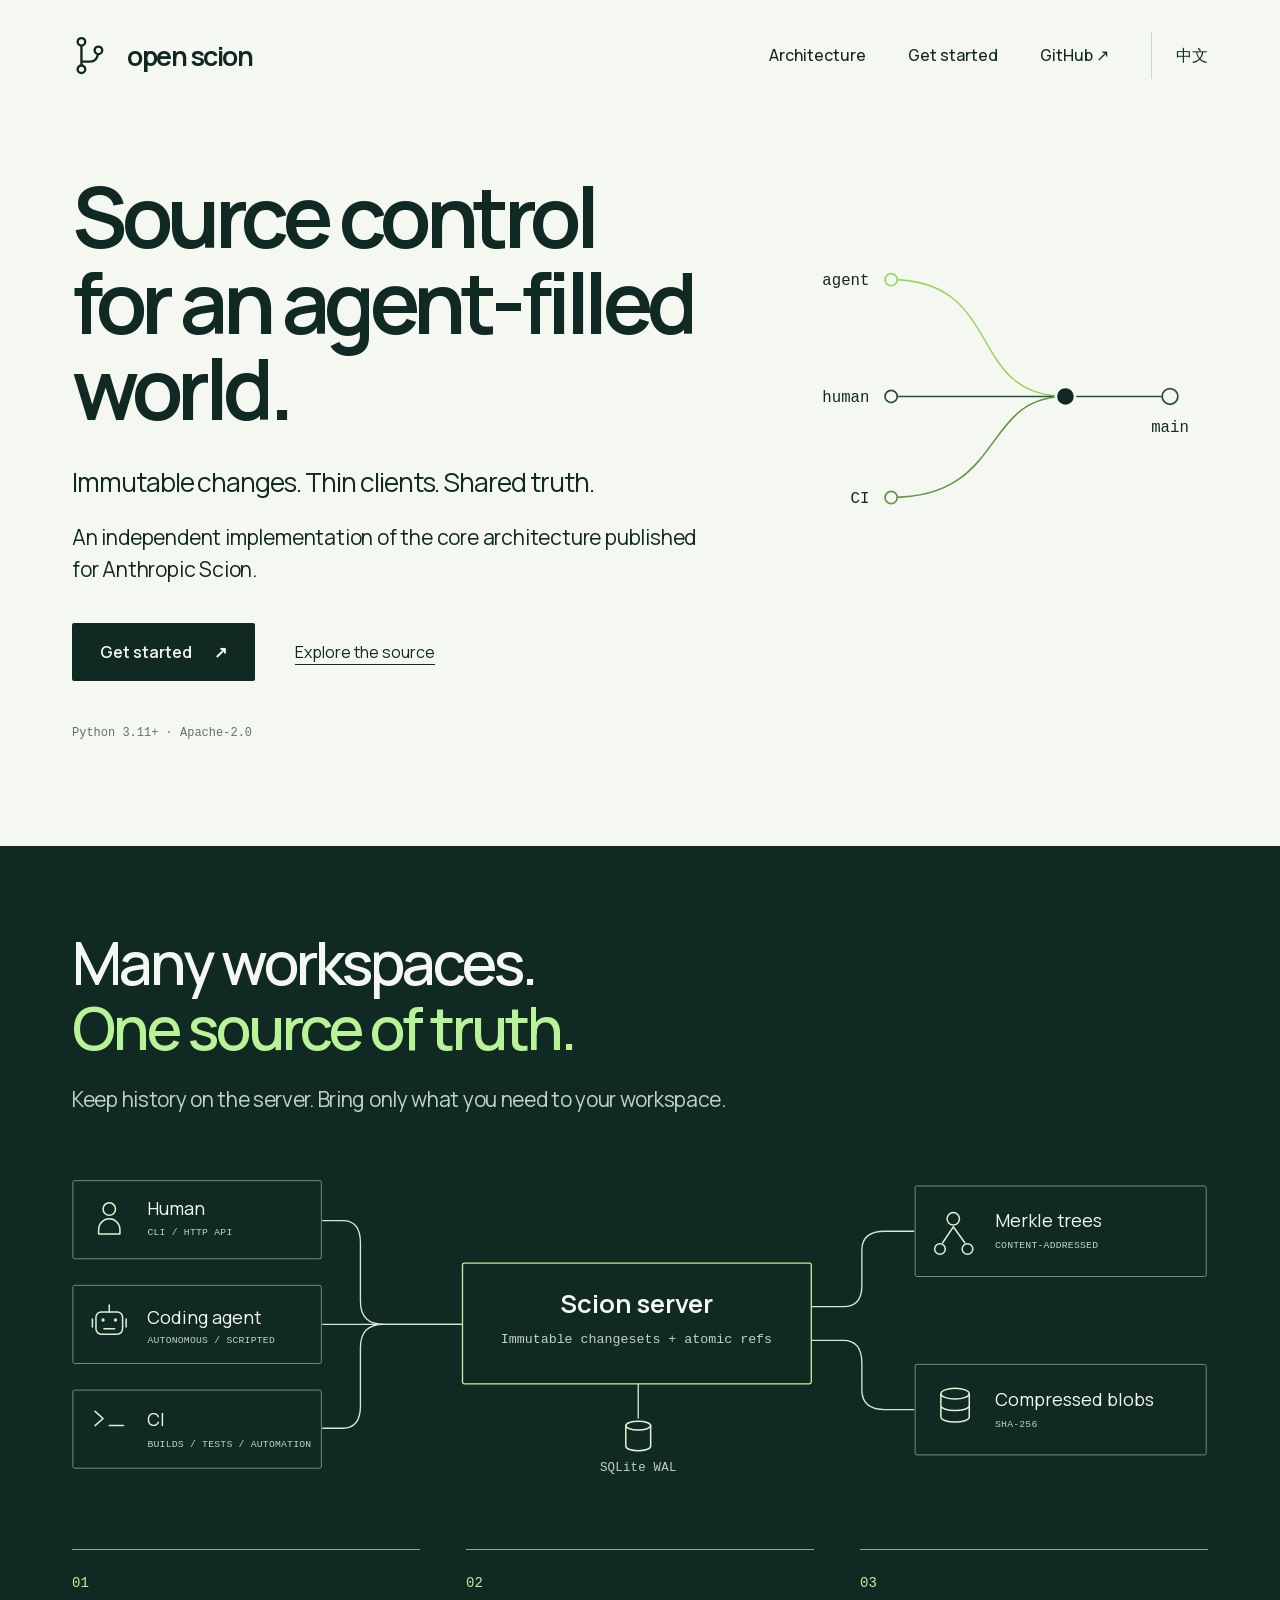
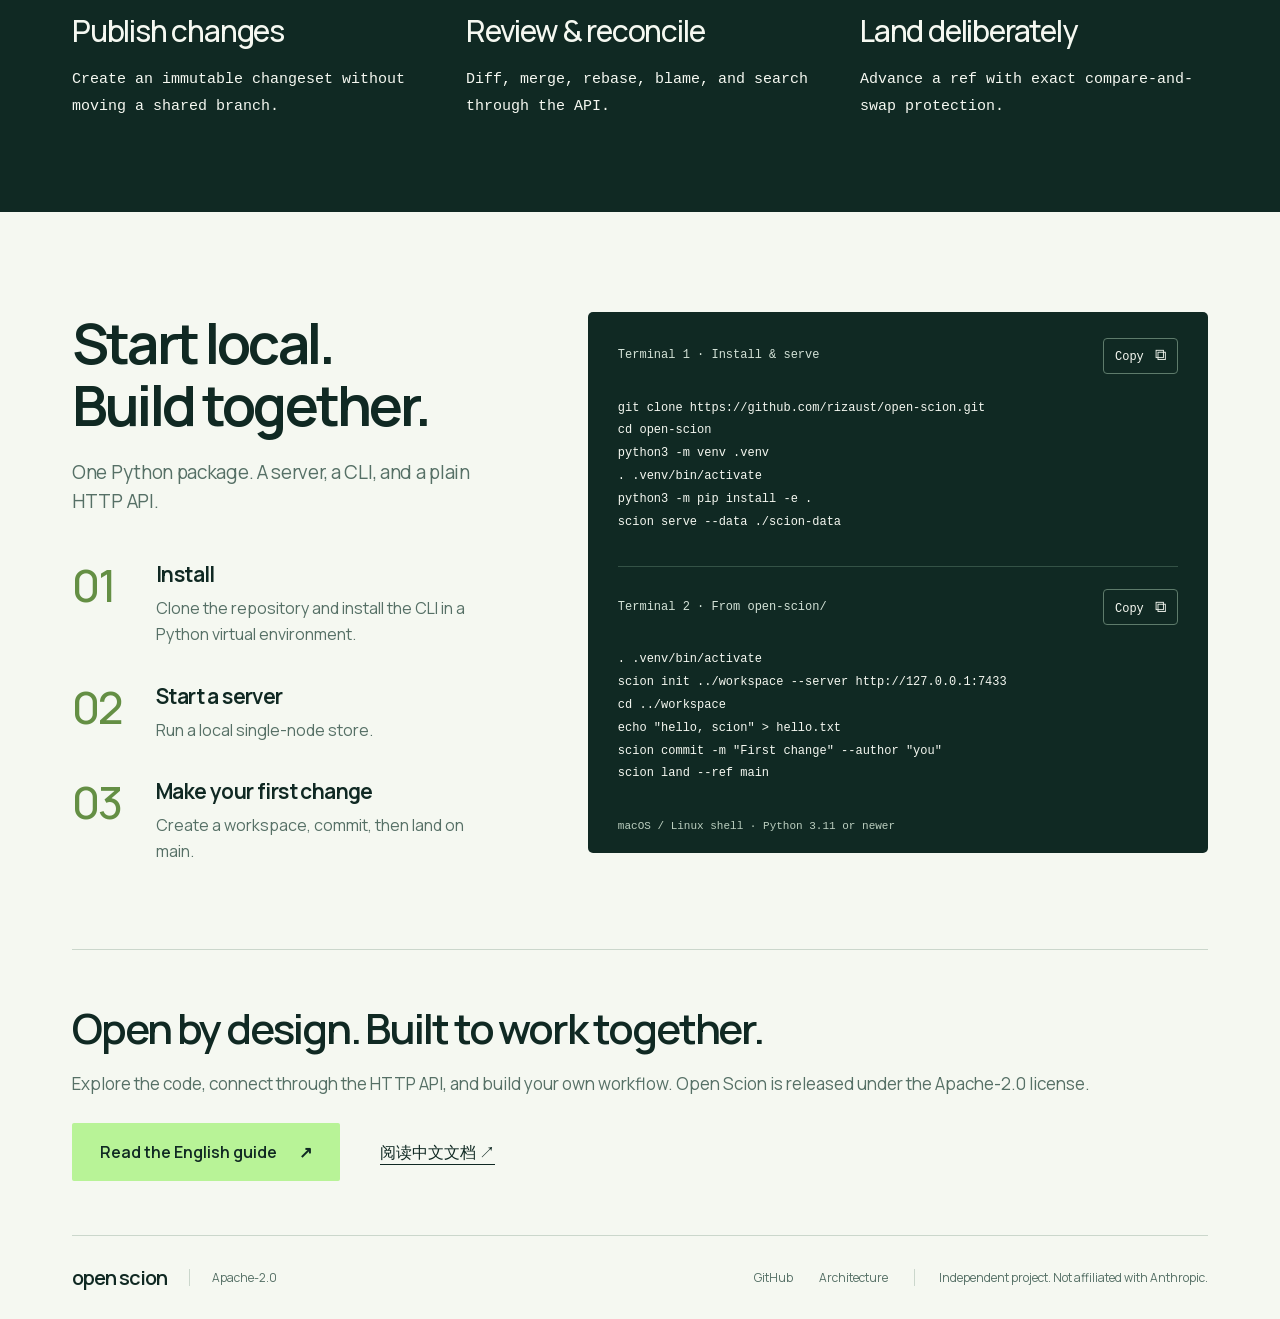
<file: site/index.html>
<!doctype html>
<html lang="en">
  <head>
    <meta charset="utf-8" />
    <meta name="viewport" content="width=device-width, initial-scale=1" />
    <meta name="theme-color" content="#102923" />
    <meta
      name="description"
      content="Open Scion is independent, server-first source control for humans, coding agents, and CI. Immutable changesets, thin workspaces, and atomic refs. Built with Python, SQLite WAL, and content-addressed storage."
    />
    <meta
      property="og:title"
      content="Open Scion — Source control for an agent-filled world"
    />
    <meta
      property="og:description"
      content="Immutable changes. Thin clients. Shared truth. Independent, open-source source control for humans, coding agents, and CI."
    />
    <meta property="og:type" content="website" />
    <meta property="og:url" content="https://rizaust.github.io/open-scion/" />
    <title>Open Scion — Source control for an agent-filled world</title>
    <link
      rel="alternate"
      hreflang="en"
      href="https://rizaust.github.io/open-scion/"
    />
    <link
      rel="alternate"
      hreflang="zh-CN"
      href="https://rizaust.github.io/open-scion/zh.html"
    />
    <link rel="icon" type="image/svg+xml" href="assets/icon.svg" />
    <link rel="stylesheet" href="style.css" />
    <script src="main.js" defer></script>
  </head>
  <body>
    <a class="skip-link" href="#main">Skip to content</a>
    <header class="site-header wrap">
      <a href="#" class="brand" aria-label="Open Scion home">
        <svg viewBox="0 0 36 44" aria-hidden="true">
          <path d="M10 8v28M10 28h9c7 0 9-7 9-11" />
          <circle cx="10" cy="7" r="4" />
          <circle cx="10" cy="36" r="4" />
          <circle cx="28" cy="16" r="4" />
        </svg>
        <span>open scion</span>
      </a>
      <nav aria-label="Main navigation">
        <a href="#architecture">Architecture</a>
        <a href="#get-started">Get started</a>
        <a href="https://github.com/rizaust/open-scion"
          >GitHub <span aria-hidden="true">↗</span></a
        >
        <a
          class="language-link"
          href="zh.html"
          lang="zh-CN"
          hreflang="zh-CN"
          aria-label="切换到中文页面"
          >中文</a
        >
      </nav>
    </header>
    <main id="main">
      <section class="hero wrap" aria-labelledby="hero-title">
        <div class="hero-copy">
          <h1 id="hero-title">
            Source control<br />for an agent-filled<br />world.
          </h1>
          <p class="hero-lead">
            Immutable changes. Thin clients. Shared truth.
          </p>
          <p class="hero-description">
            An independent implementation of the core architecture published for
            Anthropic Scion.
          </p>
          <div class="actions">
            <a class="button button-dark" href="#get-started"
              >Get started <span aria-hidden="true">↗</span></a
            >
            <a class="text-link" href="https://github.com/rizaust/open-scion"
              >Explore the source</a
            >
          </div>
          <p class="hero-note">Python 3.11+ · Apache-2.0</p>
        </div>
        <svg
          class="hero-graph"
          viewBox="0 0 470 380"
          role="img"
          aria-labelledby="hero-graph-title hero-graph-desc"
        >
          <title id="hero-graph-title">
            Many contributors, one shared branch
          </title>
          <desc id="hero-graph-desc">
            Independent changes from an agent, a human, and CI converge onto
            main.
          </desc>
          <g class="graph-lines" fill="none" stroke-width="1.8">
            <path class="branch-agent" d="M100 65C230 65 186 199 300 199" />
            <path d="M100 199H420" />
            <path class="branch-ci" d="M100 315C232 315 203 199 300 199" />
          </g>
          <g class="graph-nodes" stroke-width="2">
            <circle class="node-agent" cx="100" cy="65" r="7" />
            <circle cx="100" cy="199" r="7" />
            <circle class="node-ci" cx="100" cy="315" r="7" />
            <circle class="node-merge" cx="300" cy="199" r="11" />
            <circle cx="420" cy="199" r="9" />
          </g>
          <g class="graph-labels">
            <text x="75" y="71" text-anchor="end">agent</text>
            <text x="75" y="205" text-anchor="end">human</text>
            <text x="75" y="321" text-anchor="end">CI</text>
            <text x="420" y="240" text-anchor="middle">main</text>
          </g>
        </svg>
      </section>
      <section
        id="architecture"
        class="architecture"
        aria-labelledby="architecture-title"
      >
        <div class="wrap section-wrap">
          <h2 id="architecture-title">
            Many workspaces.<br /><span>One source of truth.</span>
          </h2>
          <p class="section-intro">
            Keep history on the server. Bring only what you need to your
            workspace.
          </p>
          <div
            class="architecture-visual"
            role="img"
            aria-label="Humans, coding agents, and CI use a Scion server. The server stores immutable changesets and atomic refs in SQLite WAL, with content-addressed Merkle trees and SHA-256 compressed blobs."
          >
            <svg
              class="architecture-diagram"
              viewBox="0 0 1280 350"
              aria-hidden="true"
            >
              <g class="diagram-links" fill="none" stroke-width="1.5">
                <path d="M282 57H305Q325 57 325 82V148Q325 174 351 174H440" />
                <path d="M282 174H440" />
                <path d="M282 291H305Q325 291 325 266V200Q325 174 351 174" />
                <path d="M833 154H869Q890 154 890 130V90Q890 69 916 69H949" />
                <path
                  d="M833 192H869Q890 192 890 218V248Q890 270 916 270H949"
                />
                <path d="M638 241V280" />
              </g>
              <g class="diagram-boxes" fill="none" stroke-width="1">
                <rect x="1" y="12" width="280" height="88" rx="2" />
                <rect x="1" y="130" width="280" height="88" rx="2" />
                <rect x="1" y="248" width="280" height="88" rx="2" />
                <rect
                  class="server-box"
                  x="440"
                  y="105"
                  width="393"
                  height="136"
                  rx="2"
                />
                <rect x="950" y="18" width="328" height="102" rx="2" />
                <rect x="950" y="219" width="328" height="102" rx="2" />
              </g>
              <g
                class="diagram-icons"
                fill="none"
                stroke-width="1.7"
                stroke-linecap="round"
                stroke-linejoin="round"
              >
                <circle cx="42" cy="44" r="7" />
                <path d="M30 72v-5a12 12 0 0 1 24 0v5z" />
                <rect x="27" y="160" width="30" height="25" rx="6" />
                <path d="M42 160v-8M23 168v9M61 168v9M36 179h12" />
                <circle cx="35" cy="169" r="1" />
                <circle cx="49" cy="169" r="1" />
                <path d="M26 288l9-8-9-8M42 288h16" />
                <path d="M993 64l-12 18m12-18 13 18" />
                <circle cx="993" cy="55" r="7" />
                <circle cx="978" cy="89" r="6" />
                <circle cx="1009" cy="89" r="6" />
                <ellipse cx="995" cy="252" rx="16" ry="6" />
                <path d="M979 252v26c0 8 32 8 32 0v-26M979 265c0 8 32 8 32 0" />
                <ellipse cx="638" cy="288" rx="14" ry="5" />
                <path d="M624 288v23c0 7 28 7 28 0v-23" />
              </g>
              <g class="diagram-labels">
                <text x="85" y="51">Human</text>
                <text x="85" y="173">Coding agent</text>
                <text x="85" y="289">CI</text>
                <text x="1040" y="64">Merkle trees</text>
                <text x="1040" y="266">Compressed blobs</text>
                <text class="server-title" x="636" y="161" text-anchor="middle">
                  Scion server
                </text>
              </g>
              <g class="diagram-captions">
                <text x="85" y="73">CLI / HTTP API</text>
                <text x="85" y="195">AUTONOMOUS / SCRIPTED</text>
                <text x="85" y="312">BUILDS / TESTS / AUTOMATION</text>
                <text x="1040" y="88">CONTENT-ADDRESSED</text>
                <text x="1040" y="290">SHA-256</text>
                <text x="636" y="195" text-anchor="middle">
                  Immutable changesets + atomic refs
                </text>
                <text x="638" y="339" text-anchor="middle">SQLite WAL</text>
              </g>
            </svg>
            <div class="architecture-mobile" aria-hidden="true">
              <div class="mobile-clients">
                Human <span>·</span> Coding agent <span>·</span> CI
              </div>
              <span class="flow-arrow">↓</span>
              <div class="mobile-server">
                <strong>Scion server</strong
                ><span>Immutable changesets + atomic refs</span
                ><span>SQLite WAL</span>
              </div>
              <span class="flow-arrow">↓</span>
              <div class="mobile-storage">
                <span>Merkle trees</span
                ><span>Compressed blobs<br /><small>SHA-256</small></span>
              </div>
            </div>
          </div>
          <div class="principles">
            <article>
              <span class="index">01</span>
              <h3>Publish changes</h3>
              <p>
                Create an immutable changeset without moving a shared branch.
              </p>
            </article>
            <article>
              <span class="index">02</span>
              <h3>Review &amp; reconcile</h3>
              <p>Diff, merge, rebase, blame, and search through the API.</p>
            </article>
            <article>
              <span class="index">03</span>
              <h3>Land deliberately</h3>
              <p>Advance a ref with exact compare-and-swap protection.</p>
            </article>
          </div>
        </div>
      </section>
      <section
        id="get-started"
        class="quickstart wrap section-wrap"
        aria-labelledby="quickstart-title"
      >
        <div class="quickstart-copy">
          <h2 id="quickstart-title">Start local.<br />Build together.</h2>
          <p class="section-intro">
            One Python package. A server, a CLI, and a plain HTTP API.
          </p>
          <ol class="steps">
            <li>
              <span class="step-number">01</span>
              <div>
                <h3>Install</h3>
                <p>
                  Clone the repository and install the CLI in a Python virtual
                  environment.
                </p>
              </div>
            </li>
            <li>
              <span class="step-number">02</span>
              <div>
                <h3>Start a server</h3>
                <p>Run a local single-node store.</p>
              </div>
            </li>
            <li>
              <span class="step-number">03</span>
              <div>
                <h3>Make your first change</h3>
                <p>Create a workspace, commit, then land on main.</p>
              </div>
            </li>
          </ol>
        </div>
        <div class="terminal">
          <div class="terminal-heading">
            <span>Terminal 1 · Install &amp; serve</span
            ><button
              type="button"
              class="copy-button"
              data-copy="install-code"
              aria-label="Copy installation and server commands"
            >
              Copy <span aria-hidden="true">⧉</span>
            </button>
          </div>
          <pre
            tabindex="0"
            aria-label="Installation and server commands"
          ><code id="install-code">git clone https://github.com/rizaust/open-scion.git
cd open-scion
python3 -m venv .venv
. .venv/bin/activate
python3 -m pip install -e .
scion serve --data ./scion-data</code></pre>
          <div class="terminal-heading terminal-divider">
            <span>Terminal 2 · From open-scion/</span
            ><button
              type="button"
              class="copy-button"
              data-copy="workspace-code"
              aria-label="Copy workspace commands"
            >
              Copy <span aria-hidden="true">⧉</span>
            </button>
          </div>
          <pre
            tabindex="0"
            aria-label="Workspace commands"
          ><code id="workspace-code">. .venv/bin/activate
scion init ../workspace --server http://127.0.0.1:7433
cd ../workspace
echo "hello, scion" &gt; hello.txt
scion commit -m "First change" --author "you"
scion land --ref main</code></pre>
          <p class="terminal-note">
            macOS / Linux shell · Python 3.11 or newer
          </p>
          <span
            class="visually-hidden"
            id="copy-status"
            role="status"
            aria-live="polite"
          ></span>
        </div>
      </section>
      <section class="open-note wrap" aria-labelledby="open-note-title">
        <h2 id="open-note-title">Open by design. Built to work together.</h2>
        <p>
          Explore the code, connect through the HTTP API, and build your own
          workflow. Open Scion is released under the Apache-2.0 license.
        </p>
        <div class="actions">
          <a
            class="button button-lime"
            href="https://github.com/rizaust/open-scion/blob/main/README.md"
            >Read the English guide <span aria-hidden="true">↗</span></a
          ><a
            class="text-link"
            href="https://github.com/rizaust/open-scion/blob/main/README.zh-CN.md"
            lang="zh-CN"
            >阅读中文文档 <span aria-hidden="true">↗</span></a
          >
        </div>
      </section>
    </main>
    <footer class="site-footer wrap">
      <div class="footer-brand">
        <a href="#">open scion</a
        ><a href="https://github.com/rizaust/open-scion/blob/main/LICENSE"
          >Apache-2.0</a
        >
      </div>
      <div class="footer-links">
        <a href="https://github.com/rizaust/open-scion">GitHub</a
        ><a href="#architecture">Architecture</a
        ><span>Independent project. Not affiliated with Anthropic.</span>
      </div>
    </footer>
  </body>
</html>
</file>
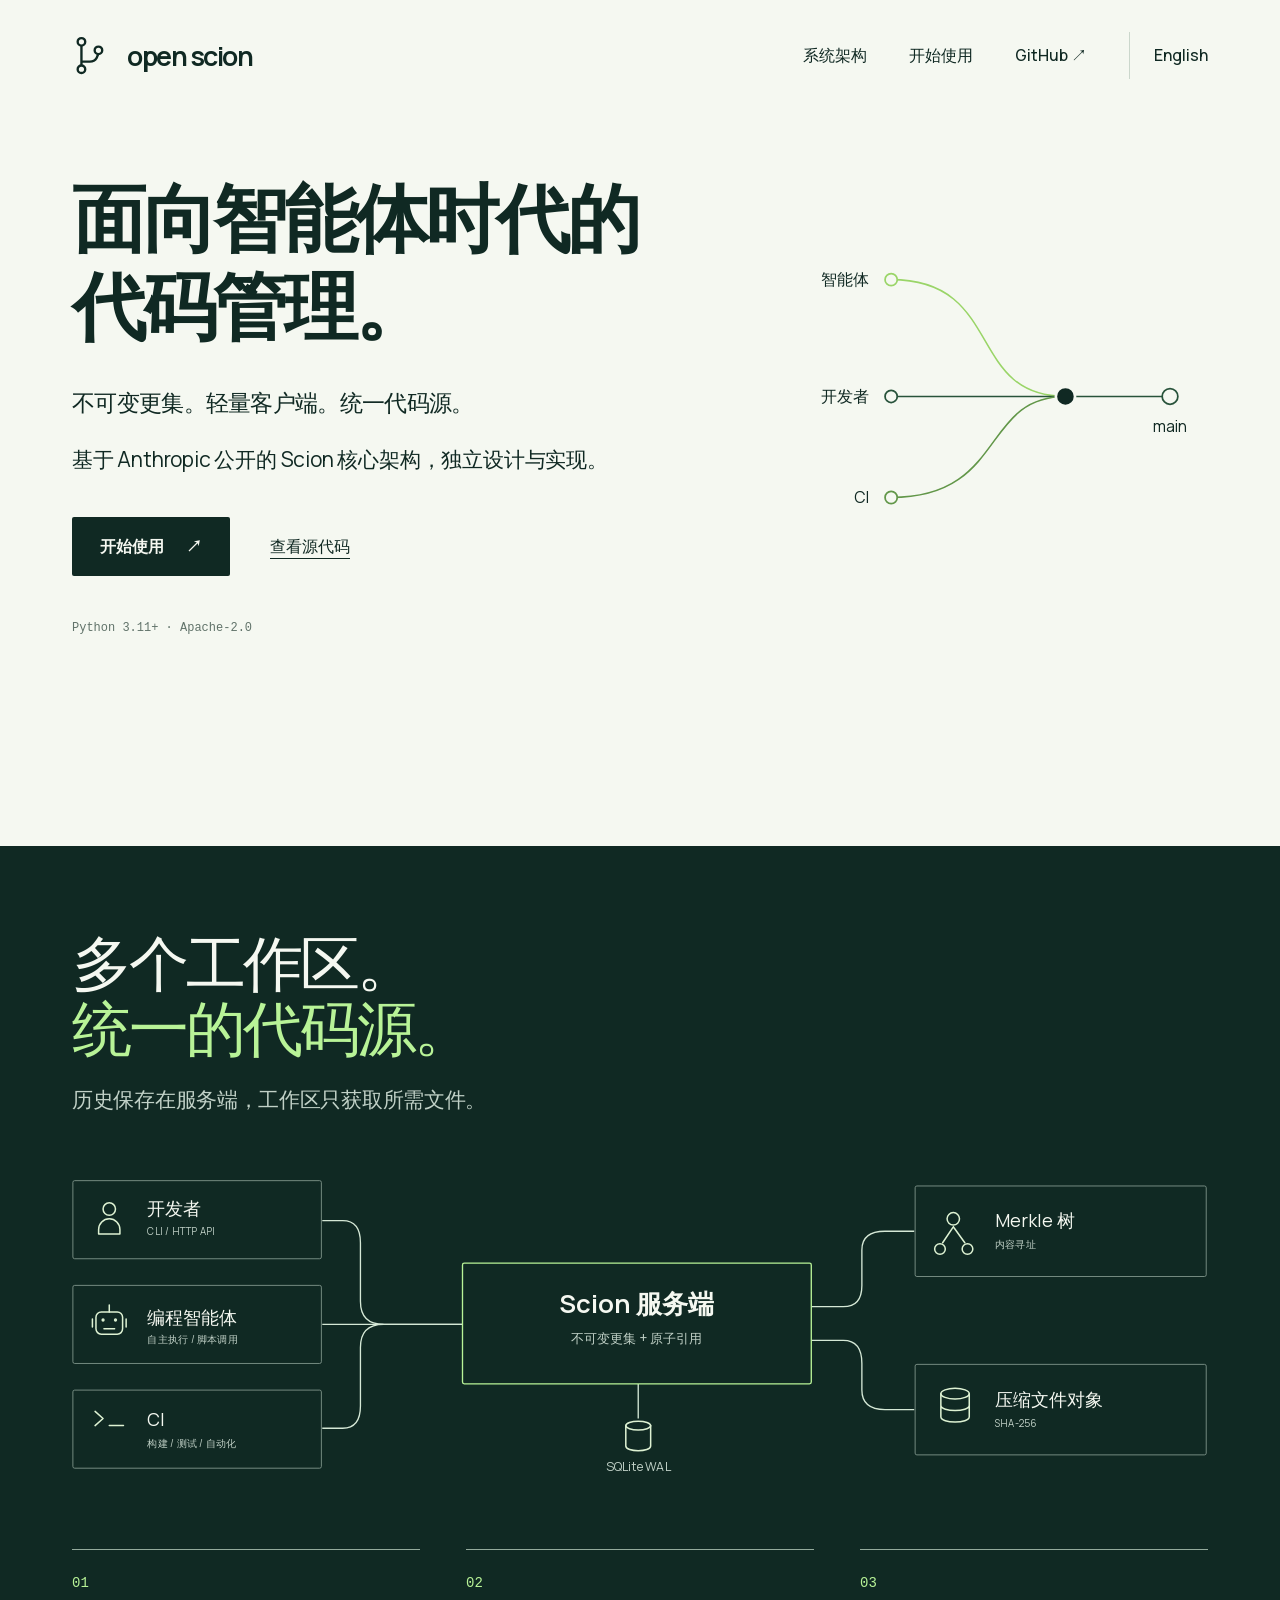
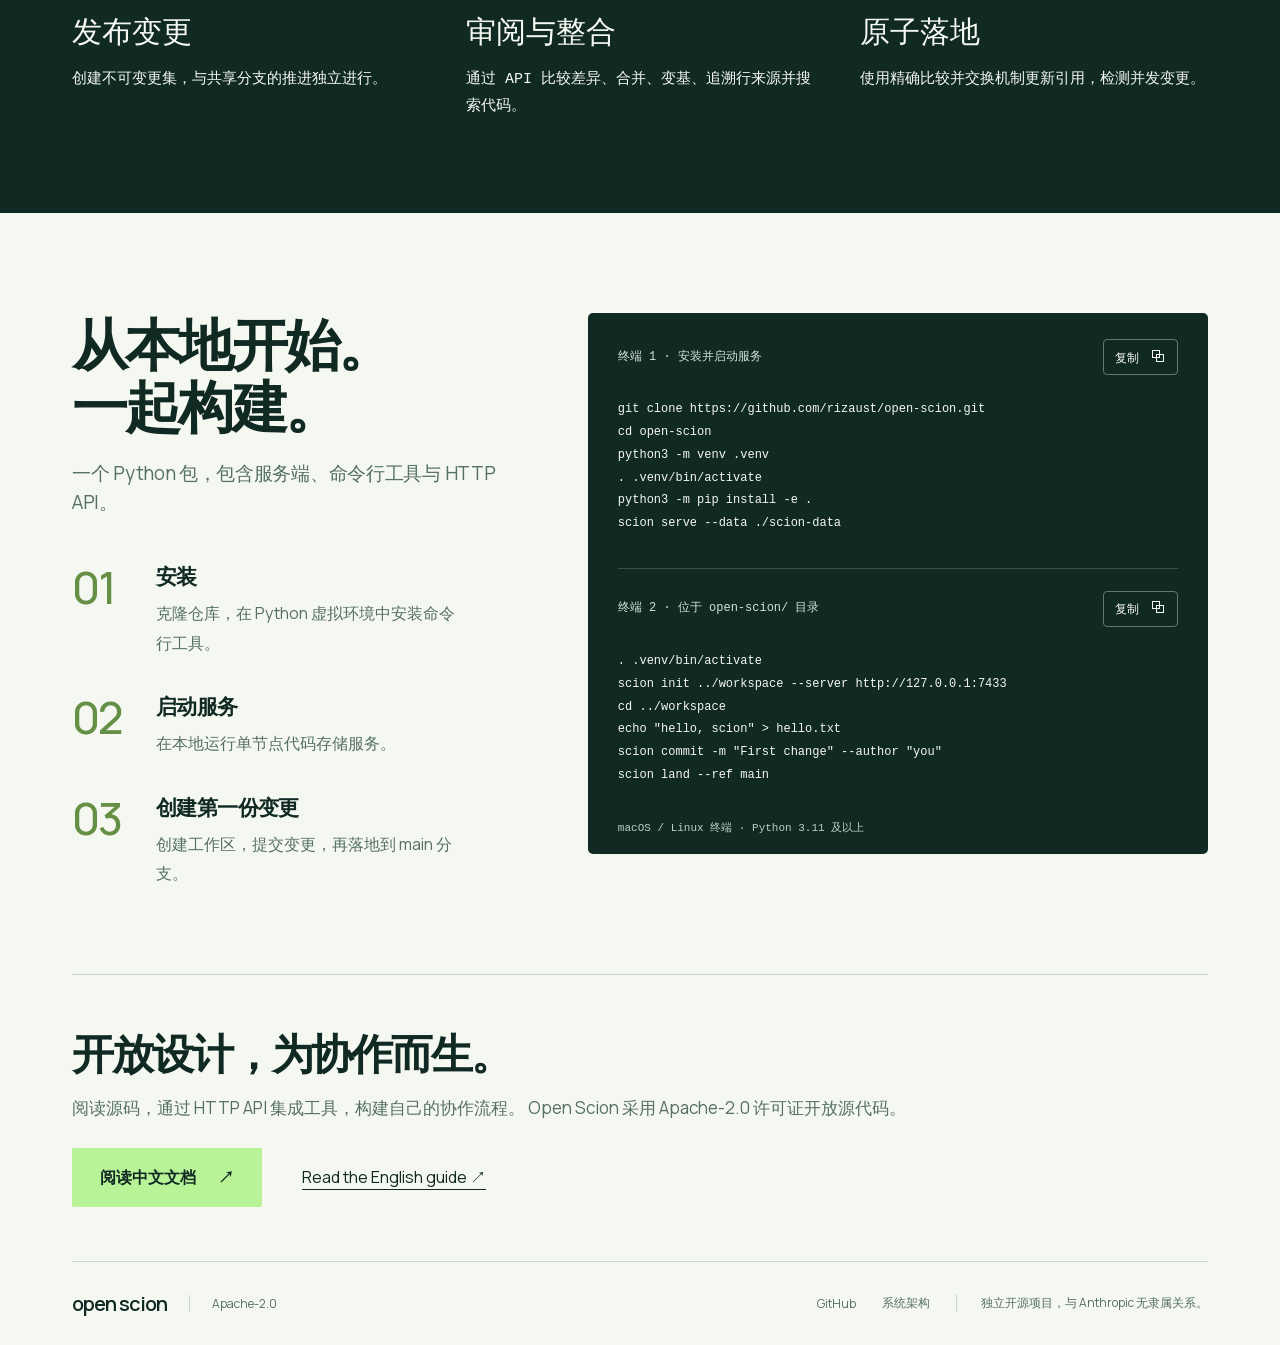
<file: site/zh.html>
<!doctype html>
<html lang="zh-CN">
  <head>
    <meta charset="utf-8" />
    <meta name="viewport" content="width=device-width, initial-scale=1" />
    <meta name="theme-color" content="#102923" />
    <meta
      name="description"
      content="Open Scion 是面向开发者、编程智能体与 CI 的服务端优先代码管理工具。不可变更集、轻量工作区与原子引用，基于 Python、SQLite WAL 和内容寻址存储构建。"
    />
    <meta property="og:title" content="Open Scion — 面向智能体时代的代码管理" />
    <meta
      property="og:description"
      content="不可变更集。轻量客户端。统一代码源。面向开发者、编程智能体与 CI 的独立开源代码管理工具。"
    />
    <meta property="og:type" content="website" />
    <meta
      property="og:url"
      content="https://rizaust.github.io/open-scion/zh.html"
    />
    <title>Open Scion — 面向智能体时代的代码管理</title>
    <link
      rel="alternate"
      hreflang="en"
      href="https://rizaust.github.io/open-scion/"
    />
    <link
      rel="alternate"
      hreflang="zh-CN"
      href="https://rizaust.github.io/open-scion/zh.html"
    />
    <link rel="icon" type="image/svg+xml" href="assets/icon.svg" />
    <link rel="stylesheet" href="style.css" />
    <script src="main.js" defer></script>
  </head>
  <body>
    <a class="skip-link" href="#main">跳转到正文</a>
    <header class="site-header wrap">
      <a href="#" class="brand" aria-label="Open Scion 首页">
        <svg viewBox="0 0 36 44" aria-hidden="true">
          <path d="M10 8v28M10 28h9c7 0 9-7 9-11" />
          <circle cx="10" cy="7" r="4" />
          <circle cx="10" cy="36" r="4" />
          <circle cx="28" cy="16" r="4" />
        </svg>
        <span>open scion</span>
      </a>
      <nav aria-label="主导航">
        <a href="#architecture">系统架构</a>
        <a href="#get-started">开始使用</a>
        <a href="https://github.com/rizaust/open-scion"
          >GitHub <span aria-hidden="true">↗</span></a
        >
        <a
          class="language-link"
          href="index.html"
          lang="en"
          hreflang="en"
          aria-label="Switch to the English page"
          >English</a
        >
      </nav>
    </header>
    <main id="main">
      <section class="hero wrap" aria-labelledby="hero-title">
        <div class="hero-copy">
          <h1 id="hero-title">面向智能体时代的<br />代码管理。</h1>
          <p class="hero-lead">不可变更集。轻量客户端。统一代码源。</p>
          <p class="hero-description">
            基于 Anthropic 公开的 Scion 核心架构，独立设计与实现。
          </p>
          <div class="actions">
            <a class="button button-dark" href="#get-started"
              >开始使用 <span aria-hidden="true">↗</span></a
            >
            <a class="text-link" href="https://github.com/rizaust/open-scion"
              >查看源代码</a
            >
          </div>
          <p class="hero-note">Python 3.11+ · Apache-2.0</p>
        </div>
        <svg
          class="hero-graph"
          viewBox="0 0 470 380"
          role="img"
          aria-labelledby="hero-graph-title hero-graph-desc"
        >
          <title id="hero-graph-title">多个贡献者，同一个共享分支</title>
          <desc id="hero-graph-desc">
            来自智能体、开发者与 CI 的独立变更汇入 main 分支。
          </desc>
          <g class="graph-lines" fill="none" stroke-width="1.8">
            <path class="branch-agent" d="M100 65C230 65 186 199 300 199" />
            <path d="M100 199H420" />
            <path class="branch-ci" d="M100 315C232 315 203 199 300 199" />
          </g>
          <g class="graph-nodes" stroke-width="2">
            <circle class="node-agent" cx="100" cy="65" r="7" />
            <circle cx="100" cy="199" r="7" />
            <circle class="node-ci" cx="100" cy="315" r="7" />
            <circle class="node-merge" cx="300" cy="199" r="11" />
            <circle cx="420" cy="199" r="9" />
          </g>
          <g class="graph-labels">
            <text x="75" y="71" text-anchor="end">智能体</text>
            <text x="75" y="205" text-anchor="end">开发者</text>
            <text x="75" y="321" text-anchor="end">CI</text>
            <text x="420" y="240" text-anchor="middle">main</text>
          </g>
        </svg>
      </section>
      <section
        id="architecture"
        class="architecture"
        aria-labelledby="architecture-title"
      >
        <div class="wrap section-wrap">
          <h2 id="architecture-title">
            多个工作区。<br /><span>统一的代码源。</span>
          </h2>
          <p class="section-intro">历史保存在服务端，工作区只获取所需文件。</p>
          <div
            class="architecture-visual"
            role="img"
            aria-label="开发者、编程智能体与 CI 连接 Scion 服务端。服务端使用 SQLite WAL 保存不可变更集与原子引用，并通过 Merkle 树及 SHA-256 压缩对象进行内容寻址存储。"
          >
            <svg
              class="architecture-diagram"
              viewBox="0 0 1280 350"
              aria-hidden="true"
            >
              <g class="diagram-links" fill="none" stroke-width="1.5">
                <path d="M282 57H305Q325 57 325 82V148Q325 174 351 174H440" />
                <path d="M282 174H440" />
                <path d="M282 291H305Q325 291 325 266V200Q325 174 351 174" />
                <path d="M833 154H869Q890 154 890 130V90Q890 69 916 69H949" />
                <path
                  d="M833 192H869Q890 192 890 218V248Q890 270 916 270H949"
                />
                <path d="M638 241V280" />
              </g>
              <g class="diagram-boxes" fill="none" stroke-width="1">
                <rect x="1" y="12" width="280" height="88" rx="2" />
                <rect x="1" y="130" width="280" height="88" rx="2" />
                <rect x="1" y="248" width="280" height="88" rx="2" />
                <rect
                  class="server-box"
                  x="440"
                  y="105"
                  width="393"
                  height="136"
                  rx="2"
                />
                <rect x="950" y="18" width="328" height="102" rx="2" />
                <rect x="950" y="219" width="328" height="102" rx="2" />
              </g>
              <g
                class="diagram-icons"
                fill="none"
                stroke-width="1.7"
                stroke-linecap="round"
                stroke-linejoin="round"
              >
                <circle cx="42" cy="44" r="7" />
                <path d="M30 72v-5a12 12 0 0 1 24 0v5z" />
                <rect x="27" y="160" width="30" height="25" rx="6" />
                <path d="M42 160v-8M23 168v9M61 168v9M36 179h12" />
                <circle cx="35" cy="169" r="1" />
                <circle cx="49" cy="169" r="1" />
                <path d="M26 288l9-8-9-8M42 288h16" />
                <path d="M993 64l-12 18m12-18 13 18" />
                <circle cx="993" cy="55" r="7" />
                <circle cx="978" cy="89" r="6" />
                <circle cx="1009" cy="89" r="6" />
                <ellipse cx="995" cy="252" rx="16" ry="6" />
                <path d="M979 252v26c0 8 32 8 32 0v-26M979 265c0 8 32 8 32 0" />
                <ellipse cx="638" cy="288" rx="14" ry="5" />
                <path d="M624 288v23c0 7 28 7 28 0v-23" />
              </g>
              <g class="diagram-labels">
                <text x="85" y="51">开发者</text>
                <text x="85" y="173">编程智能体</text>
                <text x="85" y="289">CI</text>
                <text x="1040" y="64">Merkle 树</text>
                <text x="1040" y="266">压缩文件对象</text>
                <text class="server-title" x="636" y="161" text-anchor="middle">
                  Scion 服务端
                </text>
              </g>
              <g class="diagram-captions">
                <text x="85" y="73">CLI / HTTP API</text>
                <text x="85" y="195">自主执行 / 脚本调用</text>
                <text x="85" y="312">构建 / 测试 / 自动化</text>
                <text x="1040" y="88">内容寻址</text>
                <text x="1040" y="290">SHA-256</text>
                <text x="636" y="195" text-anchor="middle">
                  不可变更集 + 原子引用
                </text>
                <text x="638" y="339" text-anchor="middle">SQLite WAL</text>
              </g>
            </svg>
            <div class="architecture-mobile" aria-hidden="true">
              <div class="mobile-clients">
                开发者 <span>·</span> 编程智能体 <span>·</span> CI
              </div>
              <span class="flow-arrow">↓</span>
              <div class="mobile-server">
                <strong>Scion 服务端</strong><span>不可变更集 + 原子引用</span
                ><span>SQLite WAL</span>
              </div>
              <span class="flow-arrow">↓</span>
              <div class="mobile-storage">
                <span>Merkle 树</span
                ><span>压缩文件对象<br /><small>SHA-256</small></span>
              </div>
            </div>
          </div>
          <div class="principles">
            <article>
              <span class="index">01</span>
              <h3>发布变更</h3>
              <p>创建不可变更集，与共享分支的推进独立进行。</p>
            </article>
            <article>
              <span class="index">02</span>
              <h3>审阅与整合</h3>
              <p>通过 API 比较差异、合并、变基、追溯行来源并搜索代码。</p>
            </article>
            <article>
              <span class="index">03</span>
              <h3>原子落地</h3>
              <p>使用精确比较并交换机制更新引用，检测并发变更。</p>
            </article>
          </div>
        </div>
      </section>
      <section
        id="get-started"
        class="quickstart wrap section-wrap"
        aria-labelledby="quickstart-title"
      >
        <div class="quickstart-copy">
          <h2 id="quickstart-title">从本地开始。<br />一起构建。</h2>
          <p class="section-intro">
            一个 Python 包，包含服务端、命令行工具与 HTTP API。
          </p>
          <ol class="steps">
            <li>
              <span class="step-number">01</span>
              <div>
                <h3>安装</h3>
                <p>克隆仓库，在 Python 虚拟环境中安装命令行工具。</p>
              </div>
            </li>
            <li>
              <span class="step-number">02</span>
              <div>
                <h3>启动服务</h3>
                <p>在本地运行单节点代码存储服务。</p>
              </div>
            </li>
            <li>
              <span class="step-number">03</span>
              <div>
                <h3>创建第一份变更</h3>
                <p>创建工作区，提交变更，再落地到 main 分支。</p>
              </div>
            </li>
          </ol>
        </div>
        <div class="terminal">
          <div class="terminal-heading">
            <span>终端 1 · 安装并启动服务</span
            ><button
              type="button"
              class="copy-button"
              data-copy="install-code"
              aria-label="复制安装与启动命令"
            >
              复制 <span aria-hidden="true">⧉</span>
            </button>
          </div>
          <pre
            tabindex="0"
            aria-label="安装与启动命令"
          ><code id="install-code">git clone https://github.com/rizaust/open-scion.git
cd open-scion
python3 -m venv .venv
. .venv/bin/activate
python3 -m pip install -e .
scion serve --data ./scion-data</code></pre>
          <div class="terminal-heading terminal-divider">
            <span>终端 2 · 位于 open-scion/ 目录</span
            ><button
              type="button"
              class="copy-button"
              data-copy="workspace-code"
              aria-label="复制工作区命令"
            >
              复制 <span aria-hidden="true">⧉</span>
            </button>
          </div>
          <pre
            tabindex="0"
            aria-label="工作区命令"
          ><code id="workspace-code">. .venv/bin/activate
scion init ../workspace --server http://127.0.0.1:7433
cd ../workspace
echo "hello, scion" &gt; hello.txt
scion commit -m "First change" --author "you"
scion land --ref main</code></pre>
          <p class="terminal-note">macOS / Linux 终端 · Python 3.11 及以上</p>
          <span
            class="visually-hidden"
            id="copy-status"
            role="status"
            aria-live="polite"
          ></span>
        </div>
      </section>
      <section class="open-note wrap" aria-labelledby="open-note-title">
        <h2 id="open-note-title">开放设计，为协作而生。</h2>
        <p>
          阅读源码，通过 HTTP API 集成工具，构建自己的协作流程。 Open Scion 采用
          Apache-2.0 许可证开放源代码。
        </p>
        <div class="actions">
          <a
            class="button button-lime"
            href="https://github.com/rizaust/open-scion/blob/main/README.zh-CN.md"
            >阅读中文文档 <span aria-hidden="true">↗</span></a
          ><a
            class="text-link"
            href="https://github.com/rizaust/open-scion/blob/main/README.md"
            lang="en"
            >Read the English guide <span aria-hidden="true">↗</span></a
          >
        </div>
      </section>
    </main>
    <footer class="site-footer wrap">
      <div class="footer-brand">
        <a href="#">open scion</a
        ><a href="https://github.com/rizaust/open-scion/blob/main/LICENSE"
          >Apache-2.0</a
        >
      </div>
      <div class="footer-links">
        <a href="https://github.com/rizaust/open-scion">GitHub</a
        ><a href="#architecture">系统架构</a
        ><span>独立开源项目，与 Anthropic 无隶属关系。</span>
      </div>
    </footer>
  </body>
</html>
</file>
<file: site/style.css>
@font-face {
  font-family: Manrope;
  font-style: normal;
  font-weight: 200 800;
  font-display: swap;
  src: url("assets/manrope-latin.woff2") format("woff2");
}
:root {
  --paper: #f5f8f1;
  --forest: #102923;
  --lime: #b8f397;
  --muted: #567066;
  --line: #cbd7cc;
  --dark-muted: #c1d1c7;
  --mono:
    ui-monospace, "SFMono-Regular", Consolas, "Liberation Mono", monospace;
}
* {
  box-sizing: border-box;
}
html {
  scroll-behavior: smooth;
  scroll-padding-top: 32px;
}
body {
  margin: 0;
  background: var(--paper);
  color: var(--forest);
  font-family: Manrope, "Avenir Next", sans-serif;
  -webkit-font-smoothing: antialiased;
}
a {
  color: inherit;
  text-decoration: none;
}
button {
  font: inherit;
}
a,
button {
  -webkit-tap-highlight-color: transparent;
}
a:focus-visible,
button:focus-visible,
pre:focus-visible {
  outline: 3px solid #56842f;
  outline-offset: 5px;
}
.architecture a:focus-visible,
.terminal button:focus-visible,
.terminal pre:focus-visible {
  outline-color: var(--lime);
}
.wrap {
  width: min(100% - 144px, 1360px);
  margin-inline: auto;
}
.site-header {
  display: flex;
  align-items: center;
  justify-content: space-between;
  padding-block: 32px;
}
.brand {
  display: flex;
  gap: 21px;
  align-items: center;
  font-size: 27px;
  font-weight: 650;
  letter-spacing: -1.5px;
}
.brand svg {
  width: 34px;
  height: 42px;
  fill: var(--paper);
  stroke: var(--forest);
  stroke-width: 2.5;
  stroke-linecap: round;
}
.site-header nav {
  display: flex;
  gap: 42px;
  font-size: 16px;
  font-weight: 500;
}
.site-header nav a {
  padding-block: 12px;
}
.site-header nav a:hover,
.footer-links a:hover {
  color: #477f33;
}
.hero {
  position: relative;
  display: grid;
  grid-template-columns: 65% 35%;
  padding-top: 62px;
  padding-bottom: 72px;
  min-height: 735px;
}
.hero h1 {
  font-size: clamp(56px, 6.6vw, 104px);
  line-height: 1.02;
  letter-spacing: -0.065em;
  font-weight: 650;
  margin: 0 0 32px;
}
.hero-lead {
  font-size: clamp(21px, 2.06vw, 31px);
  line-height: 1.4;
  letter-spacing: -1.05px;
  white-space: nowrap;
  margin: 0 0 22px;
}
.hero-description {
  font-size: 21px;
  line-height: 1.5;
  max-width: 640px;
  letter-spacing: -0.2px;
  margin: 0;
}
.actions {
  display: flex;
  align-items: center;
  gap: 40px;
  flex-wrap: wrap;
  margin-top: 38px;
}
.button {
  display: inline-flex;
  gap: 22px;
  align-items: center;
  justify-content: center;
  padding: 18px 28px;
  font-size: 16px;
  font-weight: 600;
  min-height: 58px;
  border-radius: 2px;
  transition:
    background 0.18s,
    transform 0.18s;
}
.button:hover {
  transform: translateY(-2px);
}
.button-dark {
  background: var(--forest);
  color: var(--paper);
}
.button-dark:hover {
  background: #244a38;
}
.button-lime {
  background: var(--lime);
  color: var(--forest);
}
.button-lime:hover {
  background: #a4e87f;
}
.text-link {
  font-size: 16px;
  text-decoration: underline;
  text-underline-offset: 6px;
  text-decoration-thickness: 1px;
}
.text-link:hover {
  color: #477f33;
}
.hero-note {
  font: 12px/1.8 var(--mono);
  color: #61736a;
  margin: 42px 0 0;
}
.hero-graph {
  width: calc(100% + 12px);
  max-width: 480px;
  align-self: start;
  margin-top: 50px;
  margin-left: -6px;
  overflow: visible;
}
.graph-lines {
  stroke: #28533b;
}
.branch-agent {
  stroke: #9ad568;
}
.branch-ci {
  stroke: #629749;
}
.graph-nodes {
  fill: var(--paper);
  stroke: #28533b;
}
.graph-nodes .node-agent {
  stroke: #9ad568;
}
.graph-nodes .node-ci {
  stroke: #629749;
}
.graph-nodes .node-merge {
  fill: var(--forest);
  stroke: var(--paper);
  stroke-width: 3;
}
.graph-labels {
  fill: var(--forest);
  font: 18px var(--mono);
}
.section-wrap {
  padding-block: 84px 92px;
}
.architecture {
  background: var(--forest);
  color: var(--paper);
}
h2 {
  font-size: clamp(42px, 4.65vw, 68px);
  line-height: 1.1;
  letter-spacing: -0.05em;
  font-weight: 550;
  margin: 0;
}
.architecture h2 span {
  color: var(--lime);
}
.section-intro {
  font-size: 21px;
  line-height: 1.55;
  letter-spacing: -0.3px;
  color: var(--muted);
  margin: 22px 0 0;
}
.architecture .section-intro {
  color: var(--dark-muted);
}
.architecture-visual {
  margin-top: 55px;
  margin-bottom: 68px;
}
.architecture-diagram {
  width: 100%;
  display: block;
}
.diagram-links {
  stroke: #d5e8d6;
}
.diagram-boxes {
  stroke: #80958b;
}
.diagram-boxes .server-box {
  stroke: var(--lime);
  stroke-width: 1.5;
}
.diagram-icons {
  stroke: #def2d3;
}
.diagram-labels {
  font:
    20px Manrope,
    sans-serif;
  fill: var(--paper);
}
.diagram-labels .server-title {
  font-size: 29px;
  font-weight: 650;
}
.diagram-captions {
  font: 11px var(--mono);
  fill: var(--dark-muted);
  letter-spacing: 0.25px;
}
.diagram-captions text:nth-last-child(2) {
  font-size: 15px;
  letter-spacing: 0;
}
.diagram-captions text:last-child {
  font-size: 14px;
}
.architecture-mobile {
  display: none;
}
.principles {
  display: grid;
  grid-template-columns: repeat(3, 1fr);
  gap: 46px;
}
.principles article {
  border-top: 1px solid #94aa9c;
  padding-top: 20px;
}
.index {
  font: 14px var(--mono);
  color: var(--lime);
}
.principles h3 {
  font-size: clamp(23px, 2.35vw, 34px);
  line-height: 1.25;
  letter-spacing: -1.2px;
  font-weight: 500;
  margin: 20px 0 16px;
}
.principles p {
  font: 15px/1.8 var(--mono);
  color: var(--paper);
  margin: 0;
  max-width: 360px;
}
.quickstart {
  display: grid;
  grid-template-columns: minmax(0, 43fr) minmax(0, 57fr);
  gap: 48px;
  padding-top: 100px;
  padding-bottom: 85px;
}
.quickstart h2 {
  font-size: clamp(40px, 4.4vw, 64px);
  font-weight: 650;
}
.quickstart .section-intro {
  font-size: 19px;
  max-width: 430px;
}
.steps {
  padding: 0;
  margin: 44px 0 0;
  list-style: none;
  display: grid;
  gap: 34px;
}
.steps li {
  display: flex;
  align-items: start;
  gap: 28px;
}
.step-number {
  font-size: 45px;
  line-height: 1.15;
  letter-spacing: -2px;
  font-weight: 500;
  color: #648f44;
  min-width: 56px;
}
.steps h3 {
  font-size: 21px;
  letter-spacing: -0.6px;
  font-weight: 650;
  margin: 0 0 8px;
}
.steps p {
  font-size: 16px;
  line-height: 1.6;
  color: var(--muted);
  margin: 0;
  max-width: 310px;
}
.terminal {
  min-width: 0;
  background: var(--forest);
  color: var(--paper);
  border-radius: 5px;
  align-self: start;
  padding: 26px 30px 18px;
}
.terminal-heading {
  display: flex;
  justify-content: space-between;
  align-items: center;
  gap: 12px;
  font: 12px/1.6 var(--mono);
  color: #d3e2d7;
}
.copy-button {
  border: 1px solid #5e7b6b;
  background: transparent;
  color: var(--paper);
  border-radius: 4px;
  cursor: pointer;
  padding: 7px 11px;
  font: 12px var(--mono);
  min-height: 36px;
  white-space: nowrap;
}
.copy-button:hover {
  background: #244638;
}
.copy-button span {
  font-size: 16px;
  margin-left: 4px;
}
.terminal pre {
  margin: 23px 0 28px;
  overflow-x: auto;
  overscroll-behavior-x: contain;
  padding-bottom: 5px;
  font: 12px/1.9 var(--mono);
  scrollbar-color: #648b69 transparent;
}
.terminal code {
  font: inherit;
}
.terminal-divider {
  padding-top: 22px;
  border-top: 1px solid #345246;
}
.terminal-note {
  font: 11px/1.5 var(--mono);
  color: #bccfc0;
  margin: 0;
}
.open-note {
  border-top: 1px solid var(--line);
  padding-top: 55px;
  padding-bottom: 54px;
}
.open-note h2 {
  font-size: 42px;
  font-weight: 600;
}
.open-note > p {
  font-size: 17px;
  line-height: 1.7;
  color: var(--muted);
  margin: 18px 0 0;
}
.open-note .actions {
  margin-top: 25px;
}
.site-footer {
  border-top: 1px solid var(--line);
  display: flex;
  justify-content: space-between;
  gap: 30px;
  padding-block: 28px;
  font-size: 12px;
  color: var(--muted);
}
.footer-brand {
  display: flex;
  align-items: center;
  gap: 22px;
}
.footer-brand > a:first-child {
  font-size: 20px;
  color: var(--forest);
  font-weight: 600;
  letter-spacing: -1px;
}
.footer-brand > a:last-child {
  border-left: 1px solid var(--line);
  padding-left: 22px;
}
.footer-links {
  display: flex;
  align-items: center;
  gap: 26px;
}
.footer-links > span {
  padding-left: 24px;
  border-left: 1px solid var(--line);
}
.skip-link {
  position: absolute;
  z-index: 10;
  left: 16px;
  top: -80px;
  background: var(--forest);
  color: var(--paper);
  padding: 14px 20px;
}
.skip-link:focus {
  top: 12px;
}
.visually-hidden {
  position: absolute;
  width: 1px;
  height: 1px;
  padding: 0;
  overflow: hidden;
  clip: rect(0, 0, 0, 0);
  white-space: nowrap;
  border: 0;
}
@media (min-width: 1600px) {
  .hero {
    padding-top: 80px;
    min-height: 850px;
  }
  .hero-graph {
    margin-top: 60px;
  }
}
@media (max-width: 1200px) {
  .wrap {
    width: calc(100% - 96px);
  }
  .hero {
    min-height: 680px;
    padding-top: 48px;
  }
  .hero h1 {
    font-size: 6.7vw;
  }
  .hero-description {
    font-size: 18px;
    max-width: 560px;
  }
  .hero-lead {
    font-size: 2.12vw;
  }
  .hero-graph {
    margin-top: 38px;
  }
  .quickstart {
    grid-template-columns: minmax(0, 40fr) minmax(0, 60fr);
    gap: 24px;
  }
  .quickstart .section-intro {
    font-size: 17px;
  }
  .terminal {
    padding-inline: 23px;
  }
  .terminal pre {
    font-size: 11px;
  }
  .footer-links {
    gap: 18px;
  }
  .footer-links > span {
    max-width: 235px;
    line-height: 1.6;
  }
}
@media (max-width: 900px) {
  .wrap {
    width: calc(100% - 64px);
  }
  .brand {
    font-size: 24px;
    gap: 12px;
  }
  .site-header nav {
    gap: 25px;
    font-size: 14px;
  }
  .hero {
    padding-top: 38px;
    min-height: 620px;
    grid-template-columns: 67% 33%;
  }
  .hero h1 {
    font-size: 7.2vw;
  }
  .hero-lead {
    white-space: normal;
    font-size: 22px;
    max-width: 420px;
  }
  .hero-description {
    font-size: 17px;
    max-width: 420px;
  }
  .hero-graph {
    width: 140%;
    margin-left: -35%;
    margin-top: 95px;
  }
  .hero .actions {
    gap: 25px;
  }
  .button {
    font-size: 14px;
    padding: 16px 22px;
  }
  .text-link {
    font-size: 14px;
  }
  .hero-note {
    font-size: 10px;
    max-width: 380px;
  }
  .section-wrap {
    padding-block: 68px;
  }
  .section-intro {
    font-size: 18px;
  }
  .principles {
    gap: 25px;
  }
  .principles h3 {
    font-size: 24px;
  }
  .principles p {
    font-size: 13px;
  }
  .quickstart {
    grid-template-columns: 1fr;
    gap: 40px;
  }
  .quickstart-copy {
    display: grid;
    grid-template-columns: 1fr 1fr;
    gap: 0 35px;
  }
  .quickstart h2 {
    font-size: 44px;
  }
  .quickstart .section-intro {
    grid-column: 1;
    margin-top: 18px;
  }
  .steps {
    grid-column: 2;
    grid-row: 1/3;
    margin: 0;
    gap: 25px;
  }
  .step-number {
    font-size: 32px;
    min-width: 40px;
  }
  .steps li {
    gap: 15px;
  }
  .steps h3 {
    font-size: 17px;
  }
  .steps p {
    font-size: 14px;
  }
  .terminal pre {
    font-size: 14px;
  }
  .terminal-heading {
    font-size: 13px;
  }
  .site-footer {
    flex-wrap: wrap;
  }
  .footer-links > span {
    max-width: none;
  }
  .open-note h2 {
    font-size: 36px;
  }
}
@media (max-width: 600px) {
  html {
    scroll-padding-top: 20px;
  }
  .wrap {
    width: calc(100% - 44px);
  }
  .site-header {
    padding-block: 21px;
    gap: 18px;
  }
  .brand {
    font-size: 22px;
    letter-spacing: -1px;
    gap: 9px;
  }
  .brand svg {
    width: 25px;
    height: 33px;
  }
  .site-header nav {
    gap: 16px;
    font-size: 13px;
  }
  .site-header nav > a:first-child {
    display: none;
  }
  .hero {
    display: flex;
    flex-direction: column;
    min-height: auto;
    padding-top: 36px;
    padding-bottom: 46px;
  }
  .hero h1 {
    font-size: clamp(39px, 9.95vw, 60px);
    letter-spacing: -0.067em;
    line-height: 1.07;
    margin-bottom: 27px;
  }
  .hero-lead {
    font-size: 22px;
    line-height: 1.4;
    letter-spacing: -0.7px;
    margin-bottom: 17px;
    max-width: 340px;
  }
  .hero-description {
    font-size: 16px;
    max-width: 340px;
  }
  .hero .actions {
    gap: 24px;
    margin-top: 28px;
  }
  .hero-note {
    font-size: 10px;
    line-height: 1.85;
    margin-top: 30px;
    max-width: 100%;
  }
  .hero-graph {
    width: 100%;
    max-width: 370px;
    margin: 26px auto 0;
    align-self: center;
    max-height: 250px;
  }
  .section-wrap {
    padding-block: 52px;
  }
  .architecture h2 {
    font-size: 36px;
    letter-spacing: -1.8px;
  }
  .section-intro {
    font-size: 17px;
    line-height: 1.6;
    max-width: 350px;
  }
  .architecture-visual {
    margin-block: 34px 40px;
  }
  .architecture-diagram {
    display: none;
  }
  .architecture-mobile {
    display: flex;
    flex-direction: column;
    align-items: center;
    gap: 14px;
    font-family: var(--mono);
    font-size: 12px;
  }
  .mobile-clients {
    border: 1px solid #80958b;
    width: 100%;
    text-align: center;
    padding: 18px 8px;
  }
  .mobile-clients > span {
    color: var(--lime);
    padding-inline: 8px;
  }
  .flow-arrow {
    color: var(--lime);
    font-size: 26px;
    line-height: 1;
  }
  .mobile-server {
    border: 1px solid var(--lime);
    width: 100%;
    padding: 23px 10px;
    display: grid;
    gap: 12px;
    text-align: center;
  }
  .mobile-server strong {
    font-family: Manrope, sans-serif;
    font-size: 24px;
    font-weight: 600;
  }
  .mobile-server > span:last-child {
    color: var(--dark-muted);
    font-size: 11px;
  }
  .mobile-storage {
    display: grid;
    grid-template-columns: 1fr 1fr;
    gap: 12px;
    width: 100%;
  }
  .mobile-storage > span {
    border: 1px solid #80958b;
    padding: 17px 7px;
    text-align: center;
    line-height: 1.65;
  }
  .mobile-storage small {
    font-size: 10px;
    color: var(--dark-muted);
  }
  .principles {
    grid-template-columns: 1fr;
    gap: 28px;
  }
  .principles article {
    padding-top: 17px;
  }
  .principles h3 {
    font-size: 27px;
    margin-block: 12px;
  }
  .principles p {
    font-size: 13px;
    max-width: 100%;
  }
  .quickstart-copy {
    display: block;
  }
  .quickstart h2 {
    font-size: 42px;
  }
  .quickstart .section-intro {
    font-size: 17px;
  }
  .steps {
    margin-top: 30px;
    gap: 26px;
  }
  .steps li {
    gap: 22px;
  }
  .step-number {
    font-size: 36px;
  }
  .steps h3 {
    font-size: 19px;
  }
  .steps p {
    font-size: 15px;
    max-width: 290px;
  }
  .terminal {
    padding: 22px 18px 18px;
    margin-inline: -6px;
  }
  .terminal-heading {
    font-size: 10px;
    gap: 8px;
  }
  .copy-button {
    font-size: 11px;
    padding: 7px 8px;
  }
  .terminal pre {
    font-size: 11px;
    margin: 20px 0 25px;
  }
  .terminal-note {
    font-size: 9px;
  }
  .open-note {
    padding-block: 38px;
  }
  .open-note h2 {
    font-size: 32px;
    letter-spacing: -1.5px;
    line-height: 1.18;
  }
  .open-note > p {
    font-size: 15px;
  }
  .open-note .actions {
    gap: 23px;
  }
  .site-footer {
    gap: 24px;
    padding-block: 26px;
  }
  .footer-brand {
    width: 100%;
    justify-content: space-between;
  }
  .footer-links {
    flex-wrap: wrap;
    gap: 18px 24px;
  }
  .footer-links > span {
    width: 100%;
    padding: 0;
    border: 0;
    font-size: 11px;
  }
  .button {
    min-height: 53px;
  }
  .text-link {
    line-height: 1.7;
  }
}
@media (prefers-reduced-motion: reduce) {
  html {
    scroll-behavior: auto;
  }
  *,
  *::before,
  *::after {
    animation-duration: 0.01ms !important;
    transition-duration: 0.01ms !important;
  }
}

.language-link {
  border-left: 1px solid var(--line);
  padding-left: 24px;
}
html[lang="zh-CN"] body {
  font-family: Manrope, "PingFang SC", "Microsoft YaHei", sans-serif;
}
html[lang="zh-CN"] .hero h1 {
  font-size: clamp(52px, 5.75vw, 86px);
  line-height: 1.2;
  letter-spacing: -0.045em;
  margin-bottom: 36px;
}
html[lang="zh-CN"] .hero-lead {
  font-size: clamp(19px, 1.8vw, 27px);
  letter-spacing: -0.03em;
}
html[lang="zh-CN"] .hero-description,
html[lang="zh-CN"] .steps p,
html[lang="zh-CN"] .principles p {
  line-height: 1.85;
}
html[lang="zh-CN"] .hero-description {
  max-width: 610px;
}
html[lang="zh-CN"] .principles h3 {
  letter-spacing: 0;
}
html[lang="zh-CN"] .diagram-labels,
html[lang="zh-CN"] .diagram-captions,
html[lang="zh-CN"] .graph-labels {
  font-family: Manrope, "PingFang SC", "Microsoft YaHei", sans-serif;
}
@media (max-width: 900px) {
  .site-header nav {
    gap: 20px;
  }
  .language-link {
    padding-left: 18px;
  }
  html[lang="zh-CN"] .hero h1 {
    font-size: 6.45vw;
  }
}
@media (max-width: 600px) {
  .site-header nav {
    gap: 13px;
  }
  .site-header nav > a:nth-child(2) {
    display: none;
  }
  .language-link {
    padding-left: 13px;
  }
  html[lang="zh-CN"] .hero h1 {
    font-size: clamp(29px, 8.8vw, 47px);
    margin-bottom: 26px;
  }
  html[lang="zh-CN"] .hero-lead {
    font-size: 19px;
    line-height: 1.7;
  }
  html[lang="zh-CN"] .architecture h2 {
    font-size: 35px;
    line-height: 1.3;
    letter-spacing: -0.02em;
  }
  html[lang="zh-CN"] .quickstart h2 {
    font-size: 38px;
    line-height: 1.3;
  }
}
</file>
